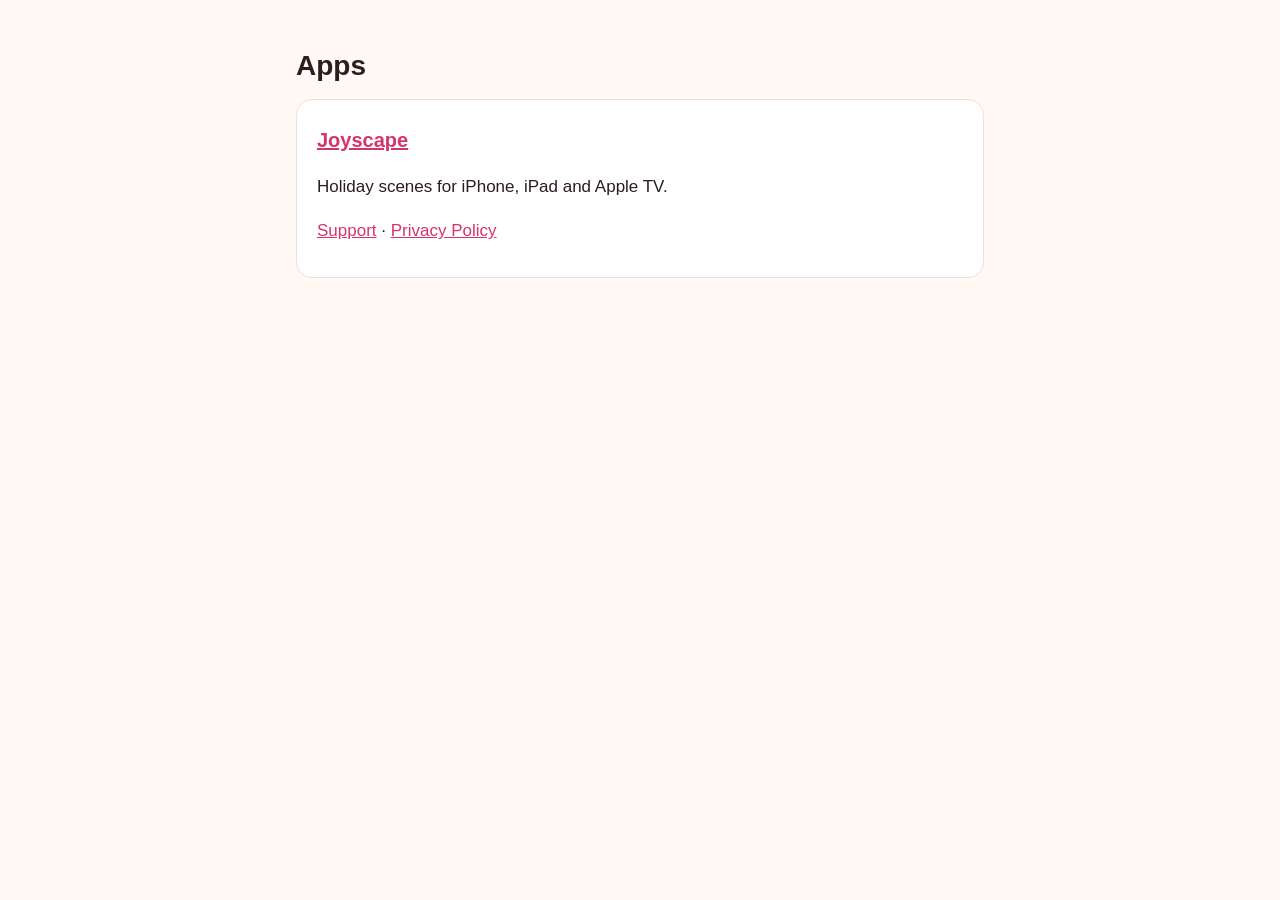
<file: index.html>
<!doctype html>
<html lang="en">
<head>
  <meta charset="utf-8">
  <meta name="viewport" content="width=device-width, initial-scale=1">
  <title>Apps</title>
  <link rel="stylesheet" href="joyscape/style.css">
</head>
<body>
<main>
  <h1>Apps</h1>
  <section>
    <h2><a href="joyscape/">Joyscape</a></h2>
    <p>Holiday scenes for iPhone, iPad and Apple TV.</p>
    <p><a href="joyscape/">Support</a> · <a href="joyscape/privacy.html">Privacy Policy</a></p>
  </section>
</main>
</body>
</html>
</file>
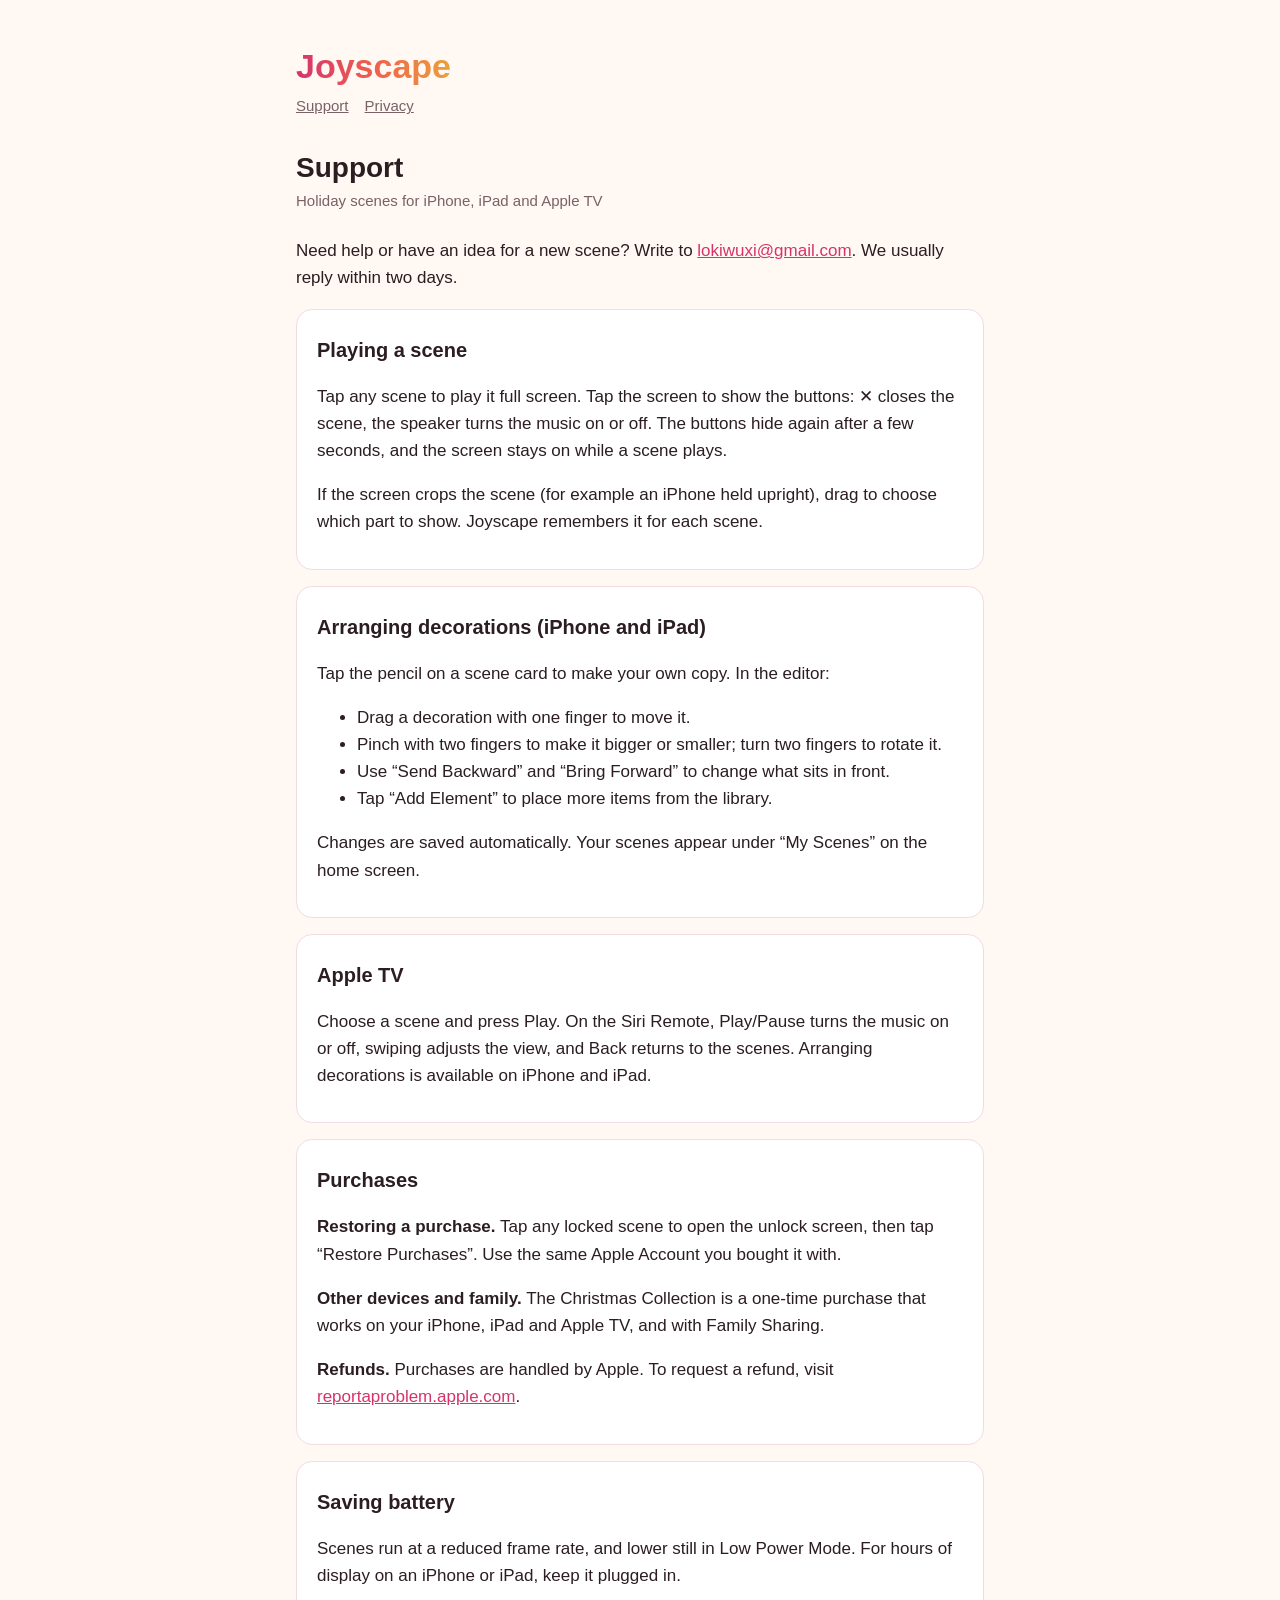
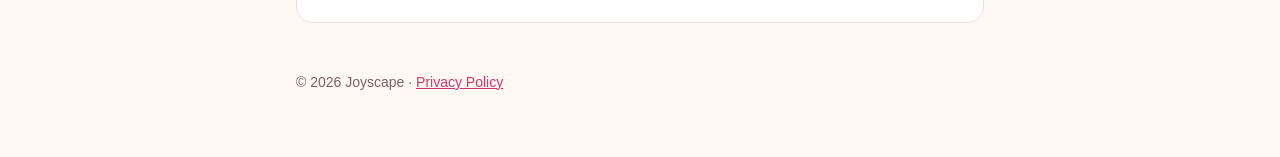
<file: joyscape/index.html>
<!doctype html>
<html lang="en">
<head>
  <meta charset="utf-8">
  <meta name="viewport" content="width=device-width, initial-scale=1">
  <title>Joyscape Support</title>
  <link rel="stylesheet" href="style.css">
</head>
<body>
<main>
  <header>
    <a class="brand" href="index.html">Joyscape</a>
    <nav><a href="index.html">Support</a><a href="privacy.html">Privacy</a></nav>
  </header>

  <h1>Support</h1>
  <p class="meta">Holiday scenes for iPhone, iPad and Apple TV</p>

  <p>Need help or have an idea for a new scene? Write to
  <a href="mailto:lokiwuxi@gmail.com">lokiwuxi@gmail.com</a>. We usually reply within two days.</p>

  <section>
    <h2>Playing a scene</h2>
    <p>Tap any scene to play it full screen. Tap the screen to show the buttons: ✕ closes the scene,
    the speaker turns the music on or off. The buttons hide again after a few seconds, and the
    screen stays on while a scene plays.</p>
    <p>If the screen crops the scene (for example an iPhone held upright), drag to choose which
    part to show. Joyscape remembers it for each scene.</p>
  </section>

  <section>
    <h2>Arranging decorations (iPhone and iPad)</h2>
    <p>Tap the pencil on a scene card to make your own copy. In the editor:</p>
    <ul>
      <li>Drag a decoration with one finger to move it.</li>
      <li>Pinch with two fingers to make it bigger or smaller; turn two fingers to rotate it.</li>
      <li>Use “Send Backward” and “Bring Forward” to change what sits in front.</li>
      <li>Tap “Add Element” to place more items from the library.</li>
    </ul>
    <p>Changes are saved automatically. Your scenes appear under “My Scenes” on the home screen.</p>
  </section>

  <section>
    <h2>Apple TV</h2>
    <p>Choose a scene and press Play. On the Siri Remote, Play/Pause turns the music on or off,
    swiping adjusts the view, and Back returns to the scenes. Arranging decorations is available on
    iPhone and iPad.</p>
  </section>

  <section>
    <h2>Purchases</h2>
    <p><strong>Restoring a purchase.</strong> Tap any locked scene to open the unlock screen, then tap
    “Restore Purchases”. Use the same Apple Account you bought it with.</p>
    <p><strong>Other devices and family.</strong> The Christmas Collection is a one-time purchase
    that works on your iPhone, iPad and Apple TV, and with Family Sharing.</p>
    <p><strong>Refunds.</strong> Purchases are handled by Apple. To request a refund, visit
    <a href="https://reportaproblem.apple.com">reportaproblem.apple.com</a>.</p>
  </section>

  <section>
    <h2>Saving battery</h2>
    <p>Scenes run at a reduced frame rate, and lower still in Low Power Mode. For hours of display
    on an iPhone or iPad, keep it plugged in.</p>
  </section>

  <footer>© 2026 Joyscape · <a href="privacy.html">Privacy Policy</a></footer>
</main>
</body>
</html>
</file>
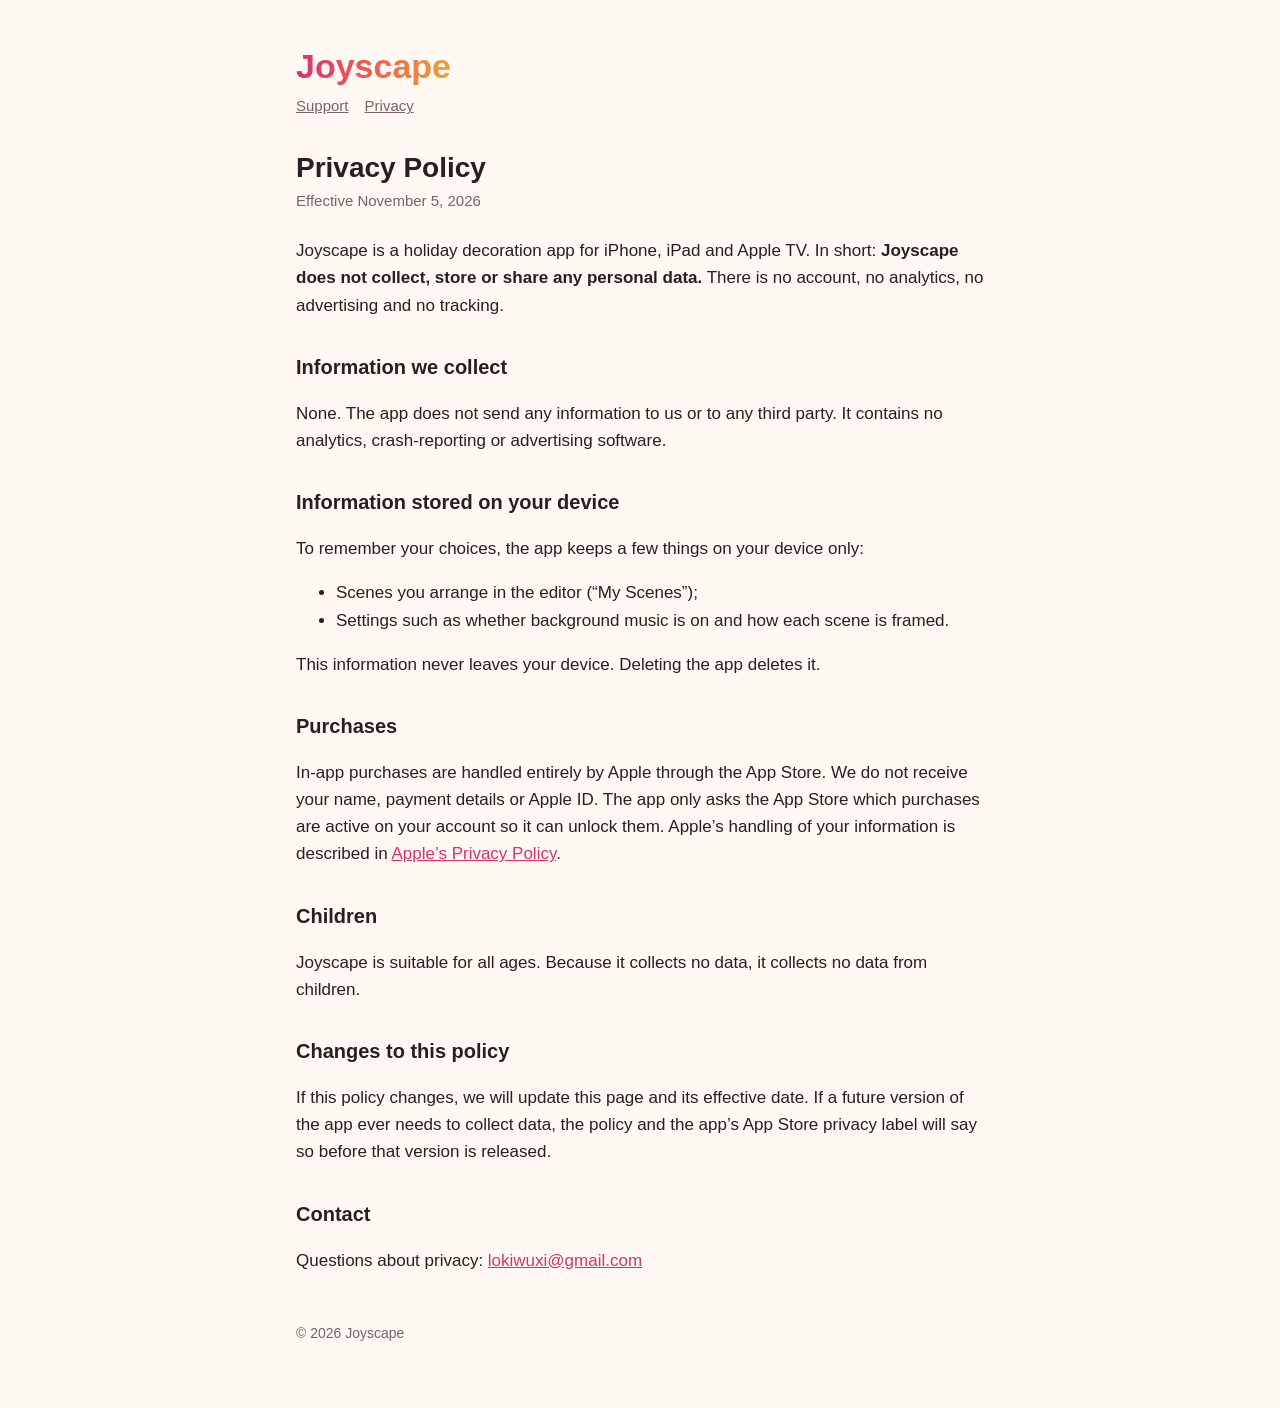
<file: joyscape/privacy.html>
<!doctype html>
<html lang="en">
<head>
  <meta charset="utf-8">
  <meta name="viewport" content="width=device-width, initial-scale=1">
  <title>Joyscape Privacy Policy</title>
  <link rel="stylesheet" href="style.css">
</head>
<body>
<main>
  <header>
    <a class="brand" href="index.html">Joyscape</a>
    <nav><a href="index.html">Support</a><a href="privacy.html">Privacy</a></nav>
  </header>

  <h1>Privacy Policy</h1>
  <p class="meta">Effective November 5, 2026</p>

  <p>Joyscape is a holiday decoration app for iPhone, iPad and Apple TV. In short: <strong>Joyscape
  does not collect, store or share any personal data.</strong> There is no account, no analytics,
  no advertising and no tracking.</p>

  <h2>Information we collect</h2>
  <p>None. The app does not send any information to us or to any third party. It contains no
  analytics, crash-reporting or advertising software.</p>

  <h2>Information stored on your device</h2>
  <p>To remember your choices, the app keeps a few things on your device only:</p>
  <ul>
    <li>Scenes you arrange in the editor (“My Scenes”);</li>
    <li>Settings such as whether background music is on and how each scene is framed.</li>
  </ul>
  <p>This information never leaves your device. Deleting the app deletes it.</p>

  <h2>Purchases</h2>
  <p>In-app purchases are handled entirely by Apple through the App Store. We do not receive your
  name, payment details or Apple ID. The app only asks the App Store which purchases are active on
  your account so it can unlock them. Apple’s handling of your information is described in
  <a href="https://www.apple.com/legal/privacy/">Apple’s Privacy Policy</a>.</p>

  <h2>Children</h2>
  <p>Joyscape is suitable for all ages. Because it collects no data, it collects no data from
  children.</p>

  <h2>Changes to this policy</h2>
  <p>If this policy changes, we will update this page and its effective date. If a future version
  of the app ever needs to collect data, the policy and the app’s App Store privacy label will
  say so before that version is released.</p>

  <h2>Contact</h2>
  <p>Questions about privacy: <a href="mailto:lokiwuxi@gmail.com">lokiwuxi@gmail.com</a></p>

  <footer>© 2026 Joyscape</footer>
</main>
</body>
</html>
</file>
<file: joyscape/style.css>
:root {
  --bg: #fff8f3;
  --card: #ffffff;
  --text: #2b1d22;
  --muted: #7a6168;
  --accent: #d6336c;
  --rule: #f0dde2;
  --grad: linear-gradient(90deg, #d6336c, #f0654a 55%, #e9a23b);
}
@media (prefers-color-scheme: dark) {
  :root {
    --bg: #1c1214;
    --card: #271a1d;
    --text: #f6ece9;
    --muted: #c4aab0;
    --accent: #ff7aa2;
    --rule: #3b292d;
  }
}
* { box-sizing: border-box; }
body {
  margin: 0;
  background: var(--bg);
  color: var(--text);
  font: 17px/1.6 -apple-system, BlinkMacSystemFont, "SF Pro Text", "Helvetica Neue", Arial, sans-serif;
}
main { max-width: 720px; margin: 0 auto; padding: 48px 16px 64px; }
header { margin-bottom: 32px; }
.brand {
  display: inline-block;
  font: 800 34px/1.1 ui-rounded, "SF Pro Rounded", -apple-system, sans-serif;
  background: var(--grad);
  -webkit-background-clip: text;
  background-clip: text;
  color: transparent;
  text-decoration: none;
}
nav { margin-top: 8px; font-size: 15px; }
nav a { color: var(--muted); margin-right: 16px; }
h1 { font-size: 28px; line-height: 1.25; margin: 0 0 4px; }
h2 { font-size: 20px; margin: 32px 0 8px; }
p, li { color: var(--text); }
.meta { color: var(--muted); font-size: 15px; margin: 0 0 24px; }
a { color: var(--accent); }
section {
  background: var(--card);
  border: 1px solid var(--rule);
  border-radius: 16px;
  padding: 8px 20px 16px;
  margin: 16px 0;
}
section h2 { margin-top: 16px; }
footer { margin-top: 48px; color: var(--muted); font-size: 14px; }
</file>
